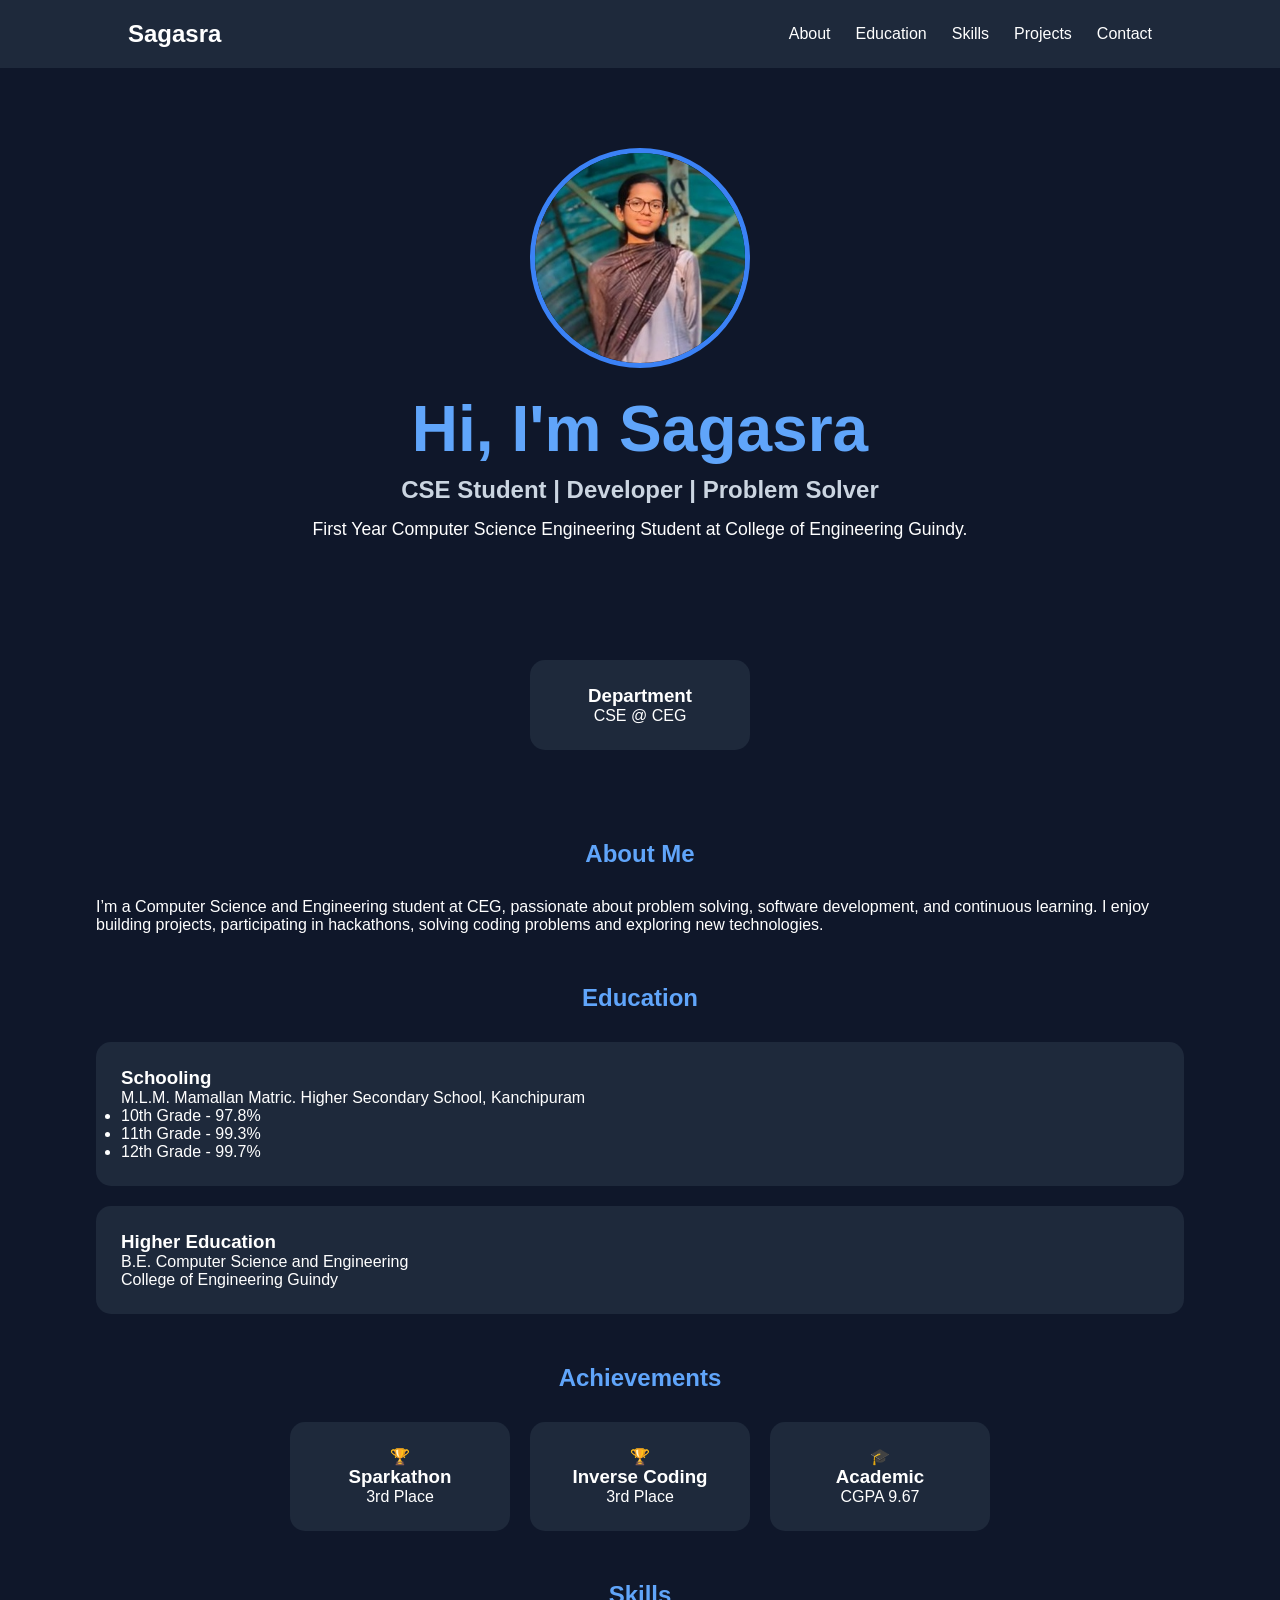
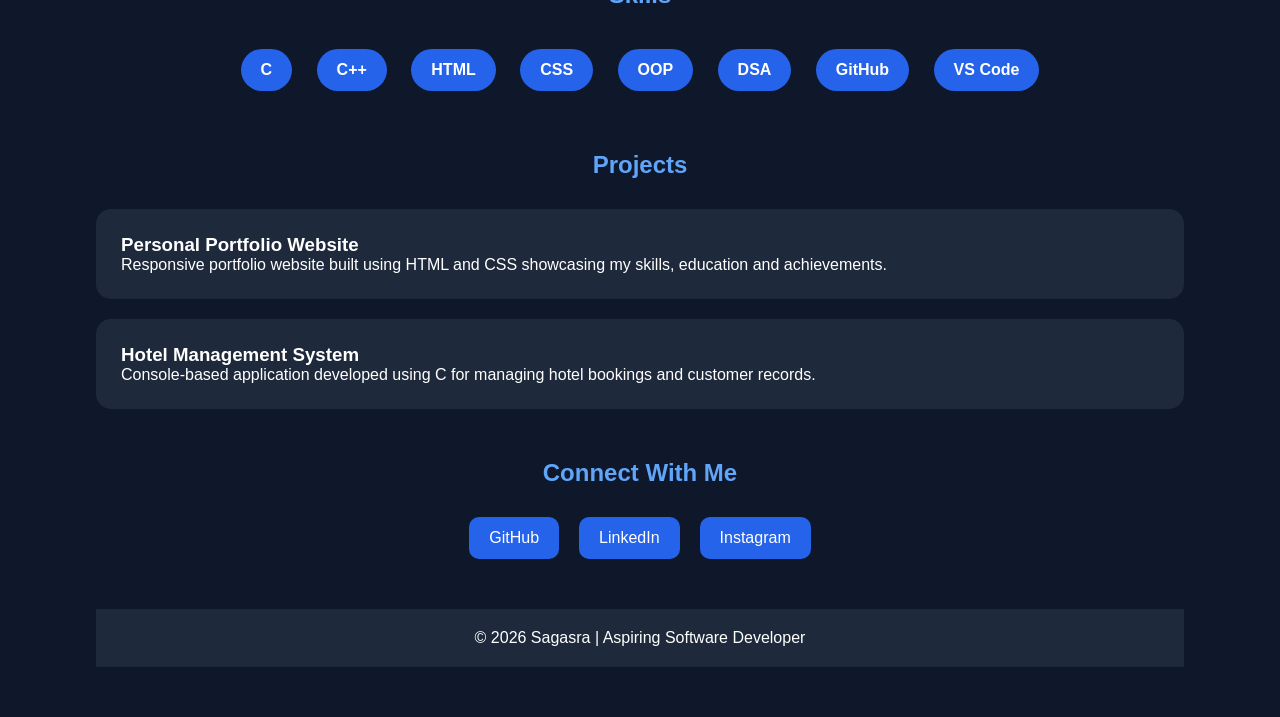
<file: index.html>
<!DOCTYPE html>
<html lang="en">

<head>
    <meta charset="UTF-8">
    <meta name="viewport" content="width=device-width, initial-scale=1.0">
    <title>Sagasra | Portfolio</title>
    <link rel="stylesheet" href="style.css"/>
</head>
<body>
    <nav>
        <h2>Sagasra</h2>
        <ul>
            <li><a href="#about">About</a></li>
            <li><a href="#education">Education</a></li>
            <li><a href="#skills">Skills</a></li>
            <li><a href="#projects">Projects</a></li>
            <li><a href="#contact">Contact</a></li>
        </ul>
    </nav>
    <section class="she-ro">
        <img src="./assets/images/saga2.jpeg" alt="Sagasra" class="profile-pic">
        <h1>Hi, I'm Sagasra</h1>
        <h2>CSE Student | Developer | Problem Solver</h2>
        <p>
            First Year Computer Science Engineering Student at
            College of Engineering Guindy.
        </p>
    </section>
    <section class="info">
        <div class="info-card">
            <h3>Department</h3>
            <p>CSE @ CEG</p>
        </div>

    </section>
     <section id="about" class="section">
    <h2>About Me</h2>
         <p>
            I’m a Computer Science and Engineering student at CEG,
            passionate about problem solving, software development,
            and continuous learning.

            I enjoy building projects, participating in hackathons,
            solving coding problems and exploring new technologies.
        </p>
    </section>
    <section id="education" class="section">
        <h2>Education</h2>
        <div class="card">
            <h3>Schooling</h3>

            <p>
                M.L.M. Mamallan Matric. Higher Secondary School,
                Kanchipuram
            </p>

            <ul>
                <li>10th Grade - 97.8%</li>
                <li>11th Grade - 99.3%</li>
                <li>12th Grade - 99.7%</li>
            </ul>

        </div>
        <div class="card">
        <h3>Higher Education</h3>
        <p>
                B.E. Computer Science and Engineering
                <br>
                College of Engineering Guindy
        </p>
        </div>
    </section>
    <section class="section">
    <h2>Achievements</h2>
    <div class="achievement-container">
            <div class="achievement-card">
                🏆
                <h3>Sparkathon</h3>
                <p>3rd Place</p>
            </div>

            <div class="achievement-card">
                🏆
                <h3>Inverse Coding</h3>
                <p>3rd Place</p>
            </div>

            <div class="achievement-card">
                🎓
                <h3>Academic</h3>
                <p>CGPA 9.67</p>
            </div>

        </div>
    </section>
    <section id="skills" class="section">
        <h2>Skills</h2>
        <div class="skills-container">
            <span>C</span>
            <span>C++</span>
            <span>HTML</span>
            <span>CSS</span>
            <span>OOP</span>
            <span>DSA</span>
            <span>GitHub</span>
            <span>VS Code</span>
        </div>
    </section>
    <section id="projects" class="section">
    <h2>Projects</h2>
    <div class="card">
        <h3>Personal Portfolio Website</h3>
            <p>
                Responsive portfolio website built using
                HTML and CSS showcasing my skills,
                education and achievements.
            </p>
        </div>
        <div class="card">
        <h3>Hotel Management System</h3>
            <p>
                Console-based application developed using C
                for managing hotel bookings and customer records.
            </p>
    </div>

       <!-- <div class="card">

            <h3>Study Streak Dashboard</h3>

            <p>
                Upcoming React project to track study hours,
                streaks and learning progress.
            </p>

        </div>

    </section>-->

    <section id="contact" class="section">
        <h2>Connect With Me</h2>
        <div class="social-links">
            <a href="https://github.com/Sagasra20" target="_blank">GitHub</a>
            <a href="https://linkedin.com/in/sagasra20" target="_blank">LinkedIn</a>
            <a href="https://instagram.com/sagasra20" target="_blank">Instagram</a>
        </div>
    </section>
    <footer>
        <p>© 2026 Sagasra | Aspiring Software Developer</p>
    </footer>

</body>

</html>
</file>
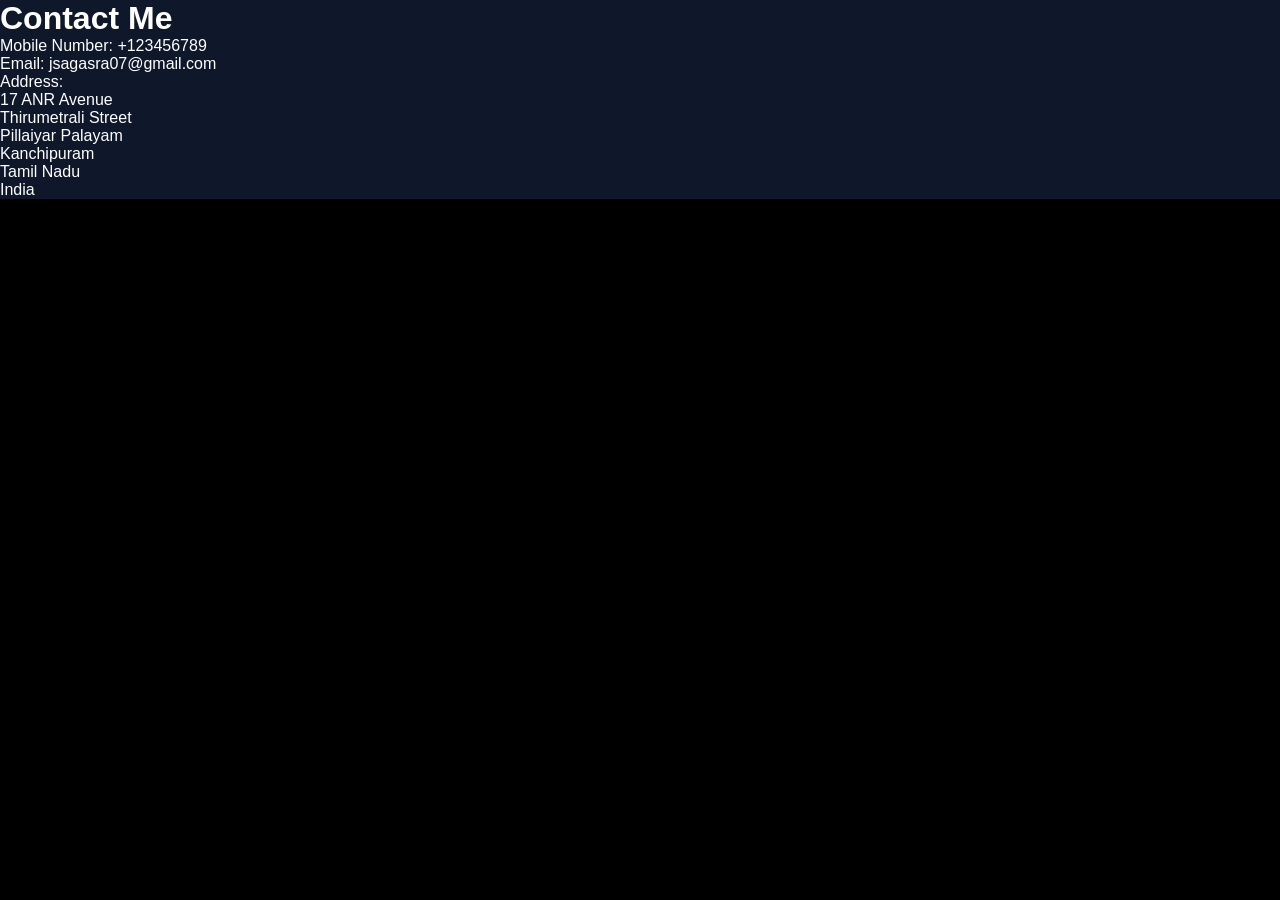
<file: public/contact.html>
<!DOCTYPE html>
<html lang="en" style="background:black">
<head>
  <title>Contact Me</title>
  <link
    rel="stylesheet"
    href="../style.css"/>
</head>
<h1>Contact Me</h1>
<div class="txt">
<p>Mobile Number: +123456789</p>
<p>Email: jsagasra07@gmail.com</p>
<p>Address:</p>
<p>
  17 ANR Avenue<br />
  Thirumetrali Street<br />
  Pillaiyar Palayam <br />
  Kanchipuram<br />
  Tamil Nadu<br />
  India<br />
</p>
</div>
</html>
</file>
<file: style.css>
*{
    margin:0;
    padding:0;
    box-sizing:border-box;
}

body{
    background:#0f172a;
    color:white;
    font-family:'Segoe UI',sans-serif;
}
nav{
    background:#1e293b;
    display:flex;
    justify-content:space-between;
    align-items:center;
    padding:20px 10%;
    position:sticky;
    top:0;
}
nav ul{
    display:flex;
    list-style:none;
    gap:25px;
}

nav a{
    text-decoration:none;
    color:white;
}

nav a:hover{
    color:#60a5fa;
}

.she-ro{
    text-align:center;
    padding:80px 20px;
}

.profile-pic{
    width:220px;
    height:220px;
    object-fit:cover;
    border-radius:50%;
    border:5px solid #3b82f6;
}
.info{
    display:flex;
    justify-content:center;
    gap:30px;
    flex-wrap:wrap;
    padding:40px;
}

.info-card{
    background:#1e293b;
    padding:25px;
    width:220px;
    text-align:center;
    border-radius:15px;
}

.she-ro h1{
    margin-top:20px;
    font-size:4rem;
    color:#60a5fa;
}

.she-ro h2{
    margin-top:10px;
    color:#cbd5e1;
}

.she-ro p{
    margin-top:15px;
    font-size:1.1rem;
}

.section{
    width:85%;
    margin:50px auto;
}

.section h2{
    text-align:center;
    color:#60a5fa;
    margin-bottom:30px;
}

.card{
    background:#1e293b;
    padding:25px;
    border-radius:15px;
    margin-bottom:20px;
}

.achievement-container{
    display:flex;
    justify-content:center;
    gap:20px;
    flex-wrap:wrap;
}

.achievement-card{
    background:#1e293b;
    padding:25px;
    width:220px;
    text-align:center;
    border-radius:15px;
}

.skills-container{
    text-align:center;
}

.skills-container span{
    display:inline-block;
    margin:10px;
    padding:12px 20px;
    background:#2563eb;
    border-radius:25px;
    font-weight:bold;
}

.social-links{
    display:flex;
    justify-content:center;
    gap:20px;
    flex-wrap:wrap;
}

.social-links a{
    text-decoration:none;
    color:white;
    background:#2563eb;
    padding:12px 20px;
    border-radius:10px;
}
.social-links a:hover{
    background:#1d4ed8;
}

footer{
    text-align:center;
    padding:20px;
    background:#1e293b;
    margin-top:50px;
}

@media(max-width:768px){

    nav{
        flex-direction:column;
        gap:15px;
    }

    nav ul{
        flex-wrap:wrap;
        justify-content:center;
    }

    .she-ro h1{
        font-size:2.8rem;
    }
}
</file>
